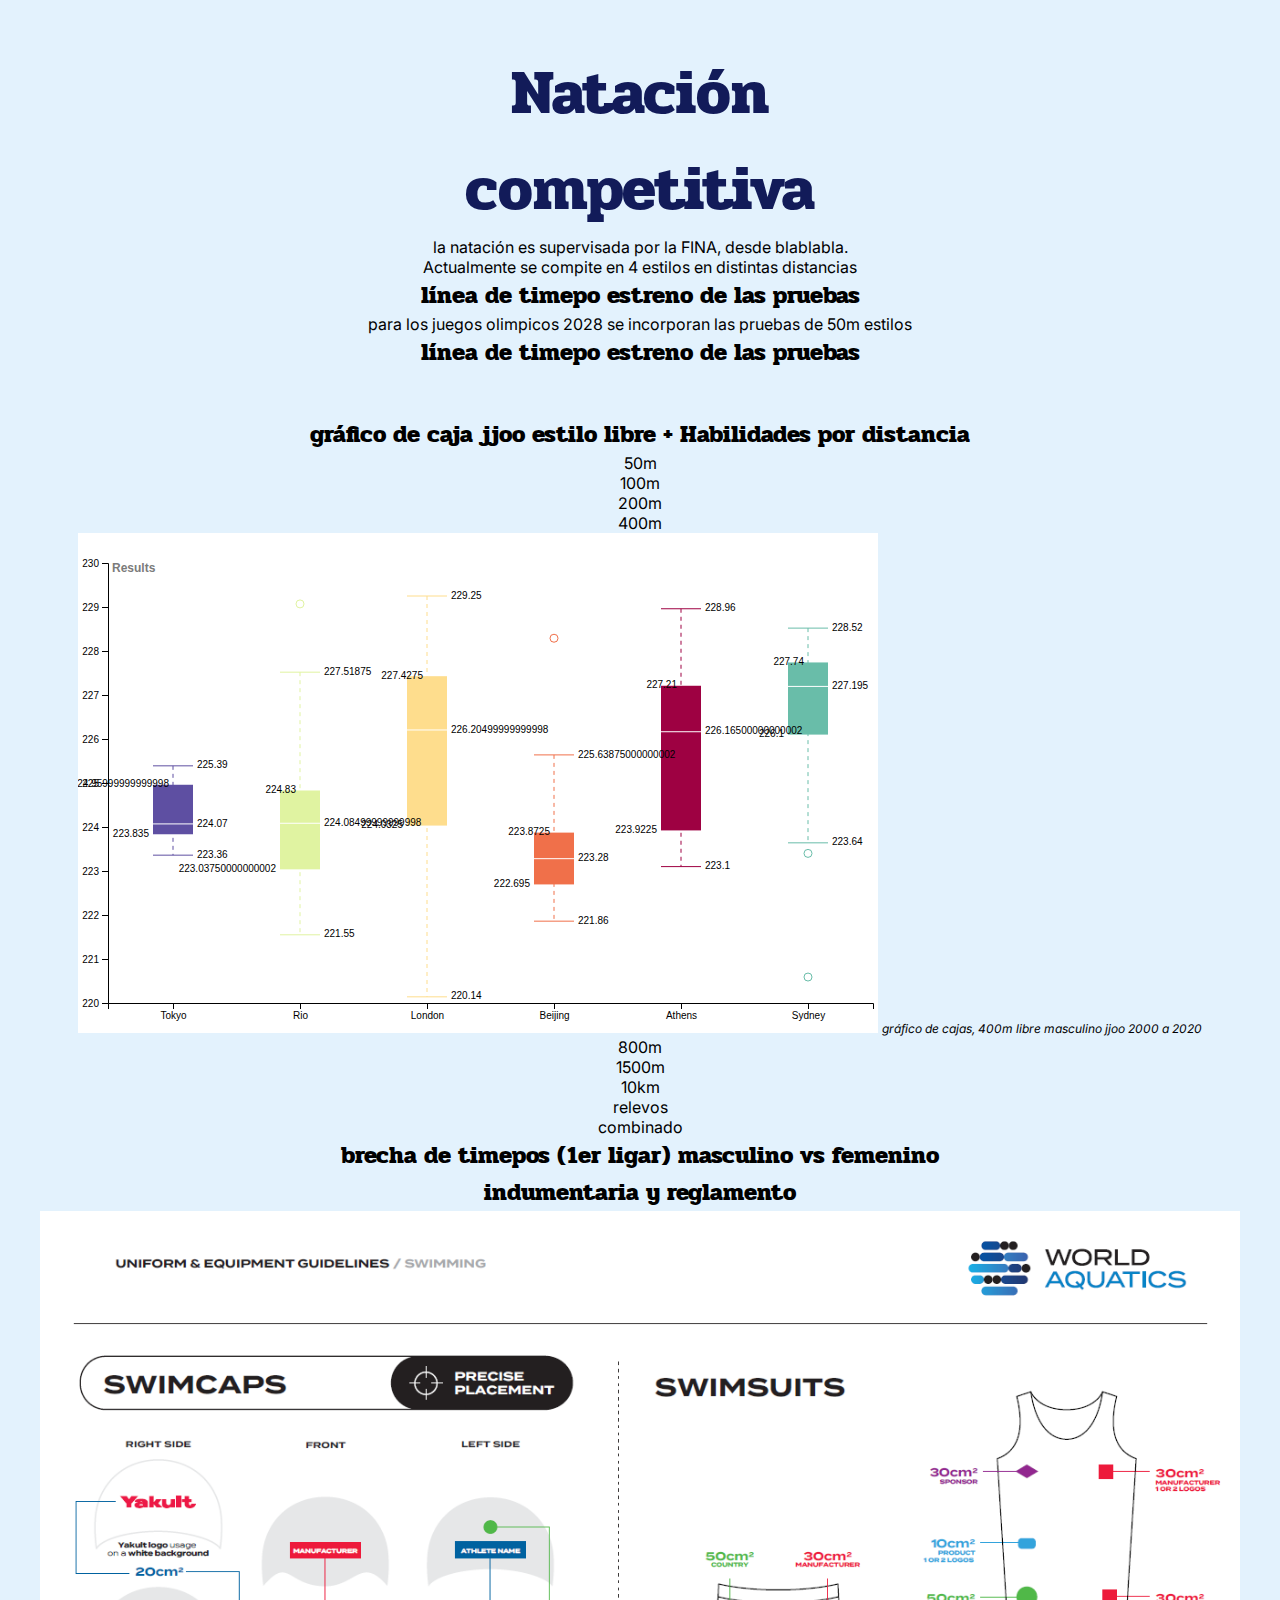
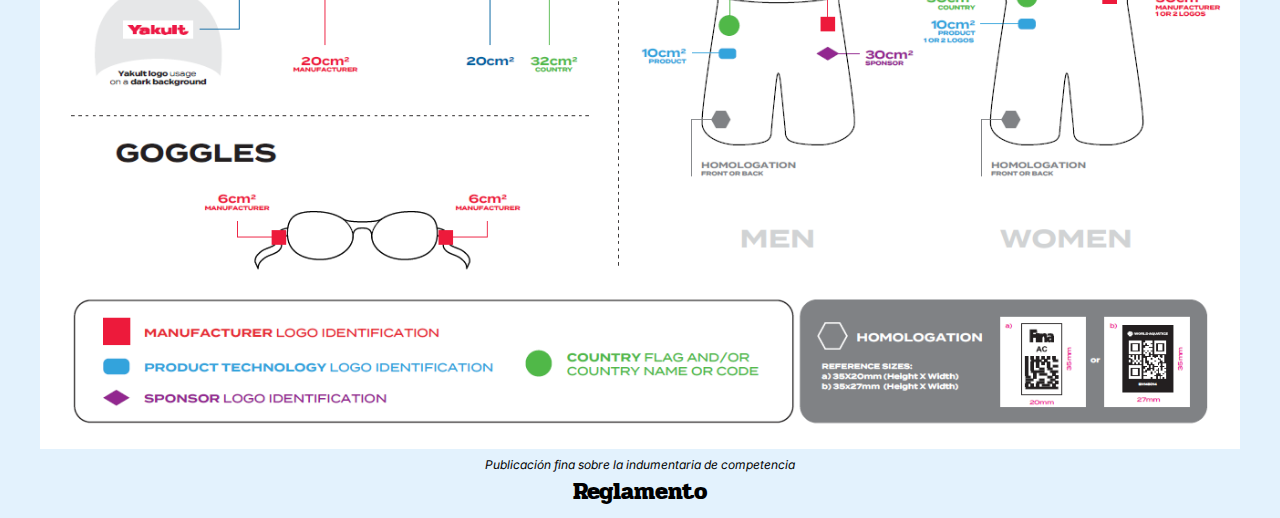
<file: desde 25-jun.html>
<!DOCTYPE html>
<html>
<head>
	<meta charset="utf-8">
	<meta name="viewport" content="width=device-width, initial-scale=1">
	<title>Natación competitiva</title>
	<link rel="stylesheet" type="text/css" href="swimming.css">
</head>
<body>
	 <div class="intro">
            <h1>Natación competitiva</h1>
            <p> la natación es supervisada por la FINA, desde blablabla.</p>
            <p> Actualmente se compite en 4 estilos en distintas distancias </p>

            <h2>línea de timepo estreno de las pruebas</h2>
            <p> para los juegos olimpicos 2028 se incorporan las pruebas de 50m estilos</p>

            <h2>línea de timepo estreno de las pruebas</h2>
     </div>
     <div class="contenido">

            <h2>gráfico de caja jjoo estilo libre + Habilidades por distancia</h2>
            <p>50m </p>
            <p>100m </p>
            <p>200m </p>

            <p>400m</p>
            <img src="400m_M.svg" alt="gráfico de cajas, 400m libre masculino jjoo 2000 a 2020" width="800" height="500">
            

            <aa> gráfico de cajas, 400m libre masculino jjoo 2000 a 2020</aa>
            <p>800m 
            <p>1500m</p>
            <p>10km</p>
            <p>relevos</p>
            <p>combinado</p>

            <h2>brecha de timepos (1er ligar) masculino vs femenino</h2>

            <h2>indumentaria y reglamento</h2>
            <img src="Equipamiento FINA.png" alt="Publicación FINA" width="1200">


            <aa> Publicación fina sobre la indumentaria de competencia</aa>


            <h2>Reglamento</h2>
        </div>

      <!-- <script src="JJOO_swim_1920_2020.json"></script> -->


</body>
</html>
</file>
<file: swimming.css>
@import url('https://fonts.googleapis.com/css2?family=Pridi:wght@200;300;400;500;600;700&display=swap');
@import url('https://fonts.googleapis.com/css2?family=Inter:ital,opsz,wght@0,14..32,100..900;1,14..32,100..900&display=swap');

.intro {
    margin: 5vh 25vw 5vh 25vw;
}

body { font-family: "inter";
    text-align: center;
    font-style: normal;
    background: #e3f2fd;
    width: min(800px, 90%), center;
}

h1 {    font-family: "Pridi";
    font-weight: SemiBold;
    font-size: 62px;
    margin: 0;
    color: #121b59;
}
h2 {    font-family: "Pridi";
    font-weight: Medium;
    font-size: 24px;
    margin: 0;
}

p {    font-family: "inter";
    font-weight: Regular;
    font-size: 16px;
    margin: 0;
}
aa {    font-family: "inter";
    font-style: italic;
    font-weight: Regular;
    font-size: 12px;
    margin: 0;
}

.parentt {    display: grid;
    grid-template-columns: repeat(6, 1fr);
    grid-template-rows: repeat(2, 1fr);
    gap: 8px;
}

.div1t {    grid-column: span 4 / span 4;
    margin: 2vh 0vw 5vh 10vw;
}

.div2t {    grid-column: span 2 / span 2;
    grid-column-start: 5;
    text-align: left;
    margin: 15vh 5vw 5vh 0vw;
}
.div3t {    grid-column: span 4 / span 4;
    grid-row-start: 2;
    margin: 2vh 0vw 5vh 10vw;
}

.div4t {    grid-column: span 2 / span 2;
    grid-column-start: 5;
    grid-row-start: 2;
    margin: 10vh 5vw 5vh 0vw;
    text-align: left;
}

.cent {
    text-align: center;
    grid-column: span 2 / span 2;
    margin: 2vh 25vw 5vh 25vw;
}

.stroke {
    display: grid;
    grid-template-columns: repeat(2, 1fr);
    grid-template-rows: repeat(5, 1fr);
    gap: 12px;
}

.left {    margin: 0vh 0vw 0vh 10vw;
    text-align: right;
    align-items: center;
}
.right {    margin: 0vh 10vw 0vh 0vw;
    text-align: left;
    align-items: center;
}


.turn {    display: grid;
    grid-template-columns: repeat(3, 1fr);
    grid-template-rows: repeat(1, 1fr);
    gap: 8px; }
.izq {margin: 0vh 0vw 0vh 10vw;
    text-align: right;} 
.cent {
    text-align: center;
}
.derch {margin: 0vh 10vw 0vh 0vw;
    text-align: left;
}
</file>
